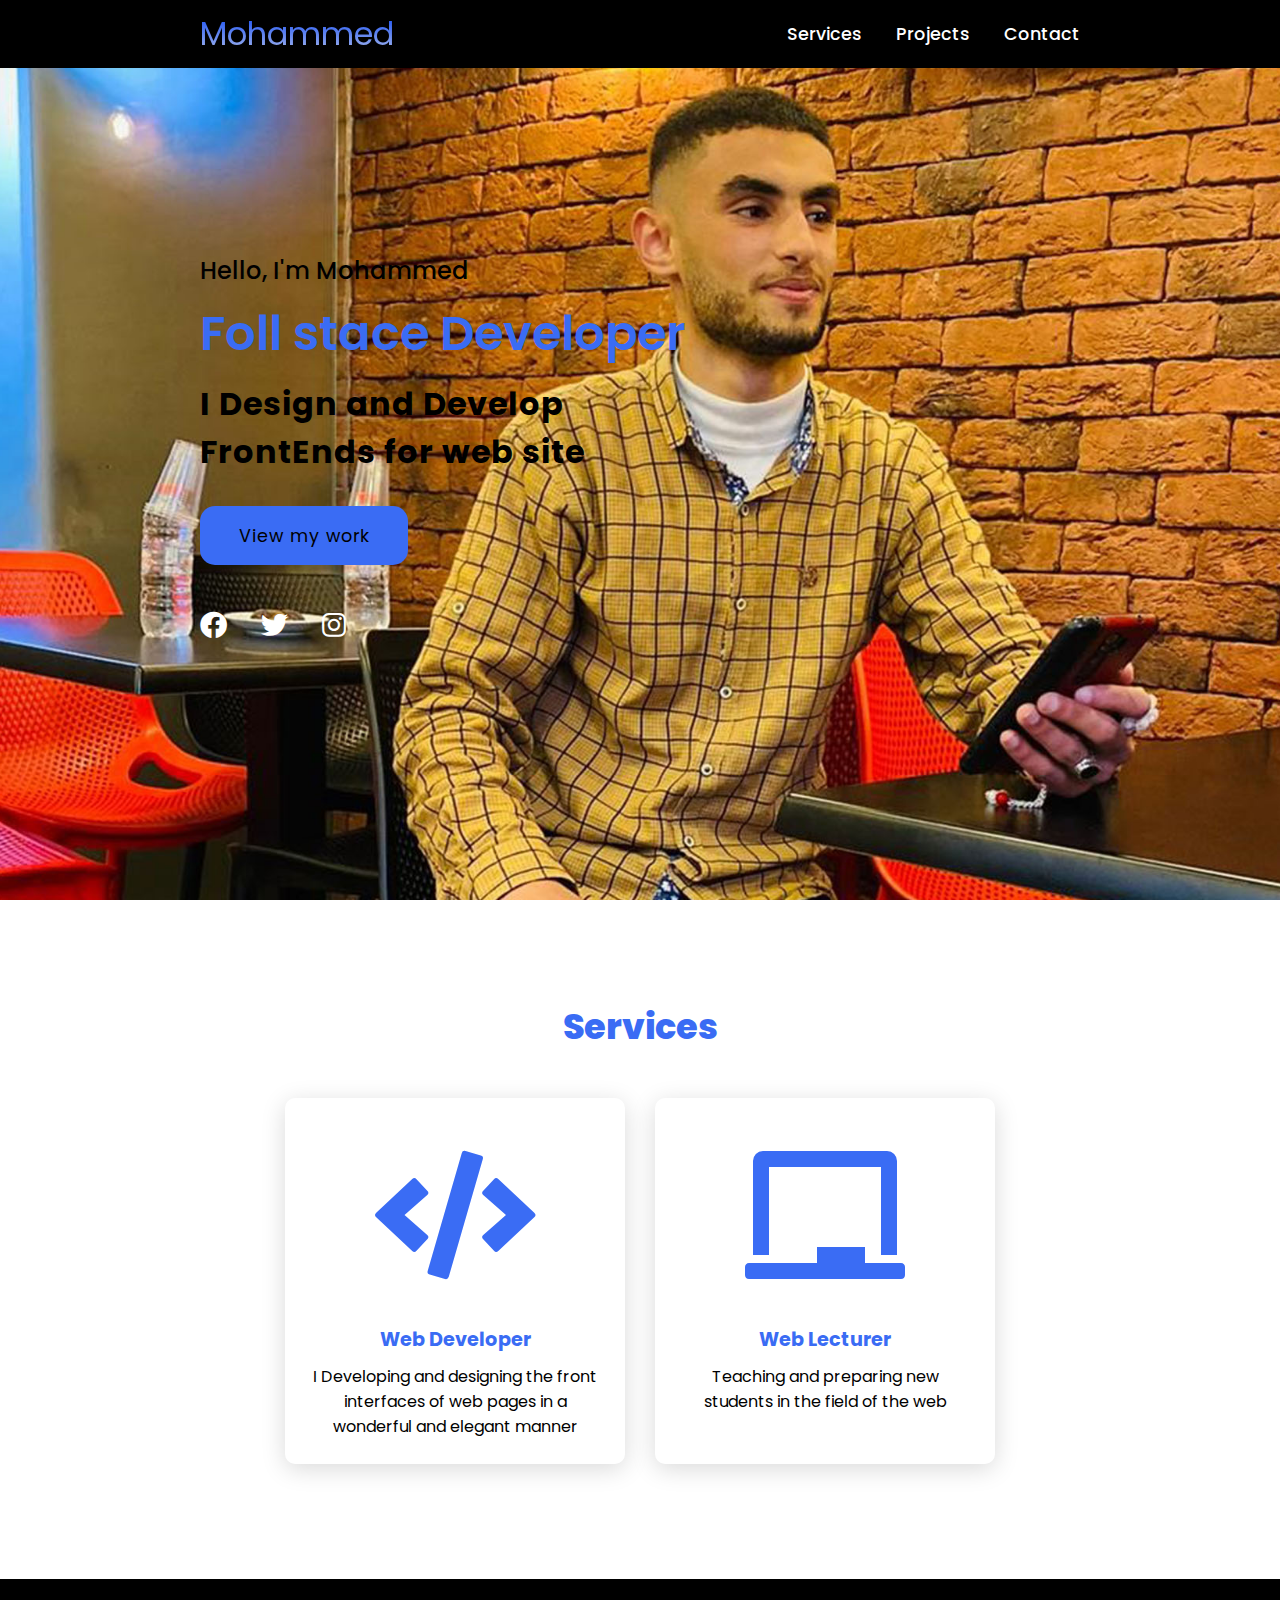
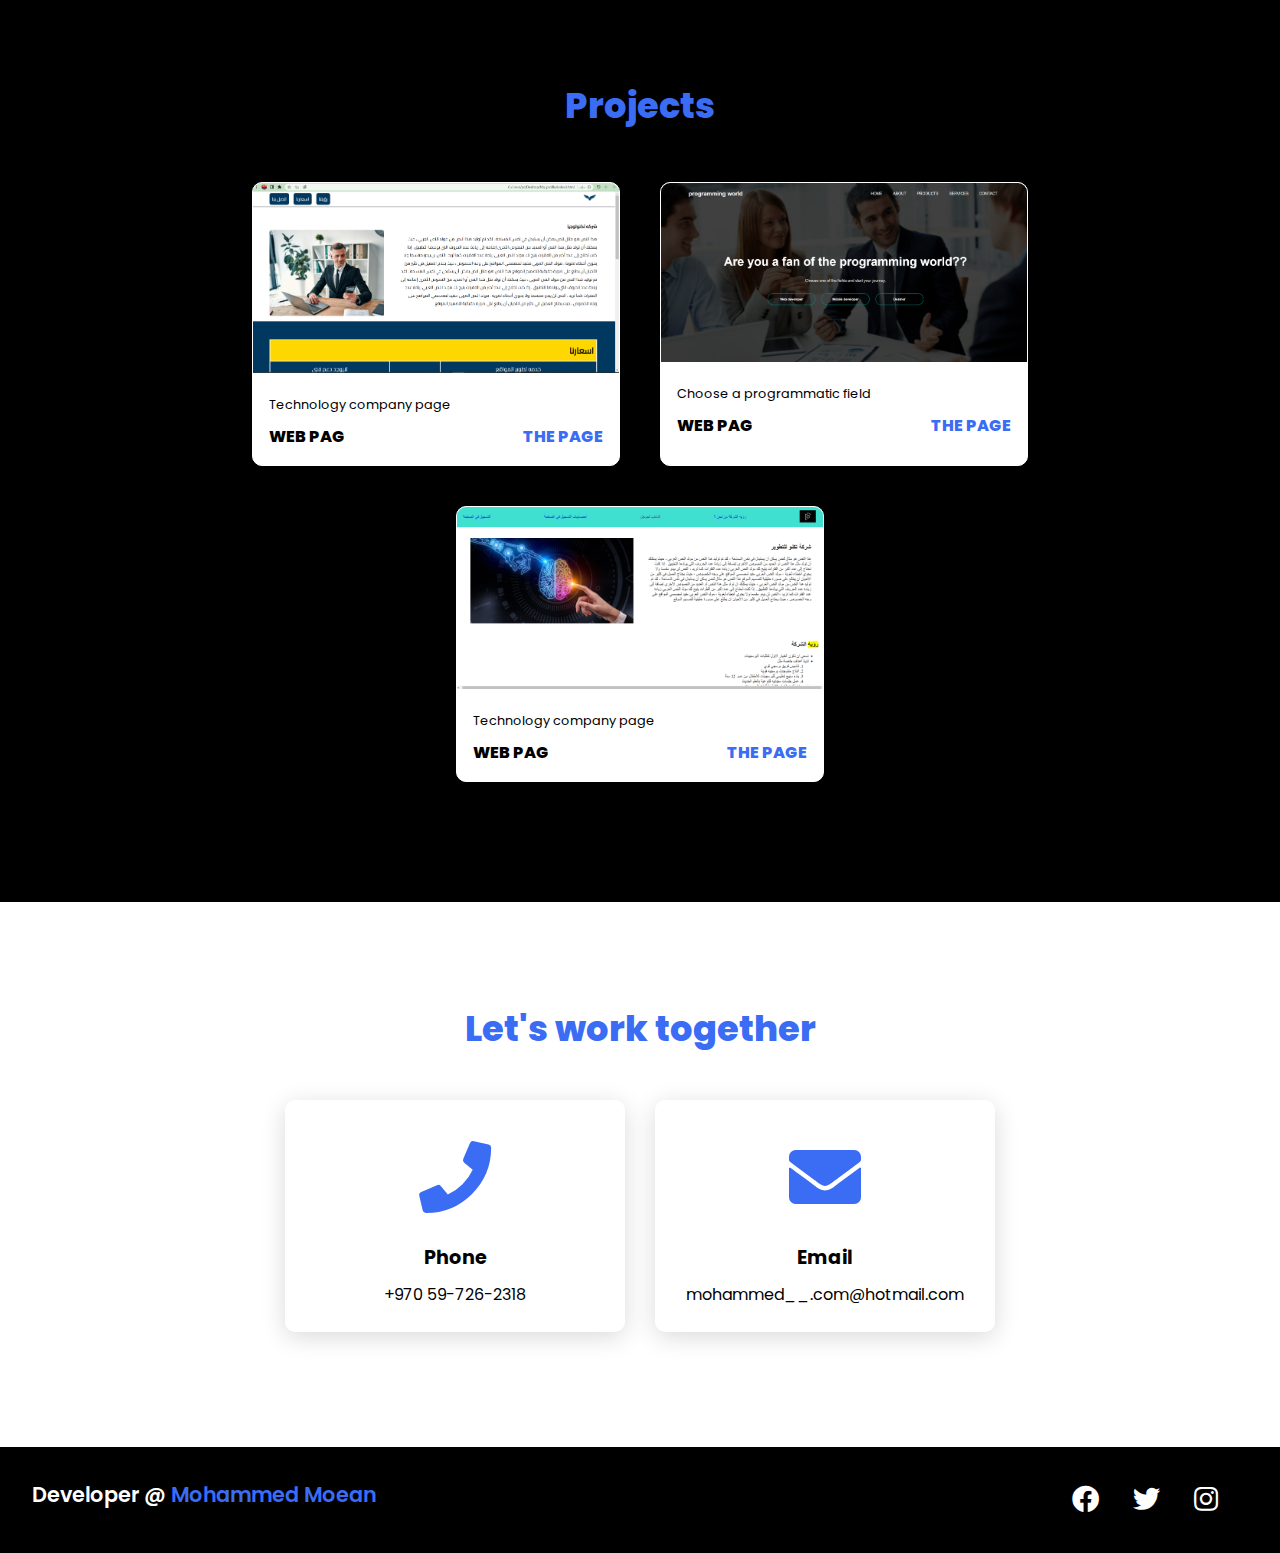
<file: index.html>
<!DOCTYPE html>
<html lang="en">

<head>
    <meta charset="UTF-8">
    <meta http-equiv="X-UA-Compatible" content="IE=edge">
    <meta name="viewport" content="width=device-width, initial-scale=1.0">
    <link rel="stylesheet" href="https://cdnjs.cloudflare.com/ajax/libs/font-awesome/5.15.4/css/all.min.css">
    <link rel="stylesheet" href="style.css">
    <title>Mohammed Moean</title>
</head>

<body>
    <script>
        function myFunction() {
          var x = document.getElementById("navhead");
          if (x.className === "navigation") {
            x.className += " responsive";
          } else {
            x.className = "navigation";
          }
        }
        </script>

    <header>
        <a href="#" class="logo">Mohammed</a>
        <nav class="navigation" id="navhead">
            <a href="#services">Services</a>
            <a href="#projects">Projects</a>
            <a href="#contact">Contact</a>
            <a href="javascript:void(0);" class="icon" onclick="myFunction()">
            <i class="fa fa-bars"></i>
            </a>
        </nav>
    </header>


    <section class="main">
        <div>
            <h2>Hello, I'm Mohammed<br><span>Foll stace Developer</span></h2>
            <h3>I Design and Develop<br> FrontEnds for web site</h3>
            <a href="#projects" class="main-btn">View my work</a>
            <div class="social-icons">
                <a href="#"><i class="fab fa-facebook"></i></a>
                <a href="#"><i class="fab fa-twitter"></i></a>
                <a href="#"><i class="fab fa-instagram"></i></a>

            </div>
        </div>
    </section>

    <section class="cards" id="services">
        <h2 class="title">Services</h2>
        <div class="content">
            <div class="card">
                <div class="icon">
                    <i class="fas fa-code"></i>
                </div>
                <div class="info">
                    <h3> Web Developer</h3>
                    <p>I Developing and designing the front interfaces of web pages in a wonderful and elegant manner
                    </p>
                </div>
            </div>
            <div class="card">
                <div class="icon">
                    <i class="fas fa-chalkboard"></i>
                </div>
                <div class="info">
                    <h3>Web Lecturer</h3>
                    <p>Teaching and preparing new students in the field of the web</p>
                </div>
            </div>
        </div>
    </section>
    <section class="Projects" id="projects">
        <h2 class="title">Projects</h2>
        <div class="content">
            <div class="Projects-card">
                <div class="Projects-imge">
                    <img src="img/Screenshot (86).png">
                </div>
                <div class="Projects-info">
                    <p class="Projects-category">Technology company page </p>
                    <strong class="Projects-title">
                        <span> Web Pag </span>
                        <a href="index3.html" target="_blank" class="The-Page">The Page</a>
                    </strong>
                </div>
            </div>
            <div class="Projects-card">
                <div class="Projects-imge">
                    <img src="img/Screenshot (87).png">
                </div>
                <div class="Projects-info">
                    <p class="Projects-category">Choose a programmatic field </p>
                    <strong class="Projects-title">
                        <span> Web Pag </span>
                        <a href="index2.html" target="_blank" class="The-Page">The Page</a>
                    </strong>
                </div>
            </div>
            <div class="Projects-card">
                <div class="Projects-imge">
                    <img src="img/Screenshot (88).png">
                </div>
                <div class="Projects-info">
                    <p class="Projects-category">Technology company page </p>
                    <strong class="Projects-title">
                        <span> Web Pag </span>
                        <a href="index4.html" target="_blank" class="The-Page">The Page</a>
                    </strong>
                </div>
            </div>
        </div>
    </section>
    <section class="cards contact" id="contact">
        <h2 class="title">Let's work together</h2>
        <div class="content">
            <div class="card">
                <div class="icon">
                    <i class="fas fa-phone"></i>
                </div>
                <div class="info">
                    <h3>Phone</h3>
                    <p>+970 59-726-2318</p>
                </div>
            </div>
            <div class="card">
                <div class="icon">
                    <i class="fas fa-envelope"></i>
                </div>
                <div class="info">
                    <h3>Email</h3>
                    <p>mohammed__.com@hotmail.com</p>
                </div>
            </div>
        </div>
    </section>
    <footer class="footer">
        <p class="footer-title">Developer @ <span>Mohammed Moean</span></p>
        <div class="social-icons">
            <a href="#"><i class="fab fa-facebook"></i></a>
            <a href="#"><i class="fab fa-twitter"></i></a>
            <a href="#"><i class="fab fa-instagram"></i></a>

        </div>
    </footer>



</body>

</html>
</file>
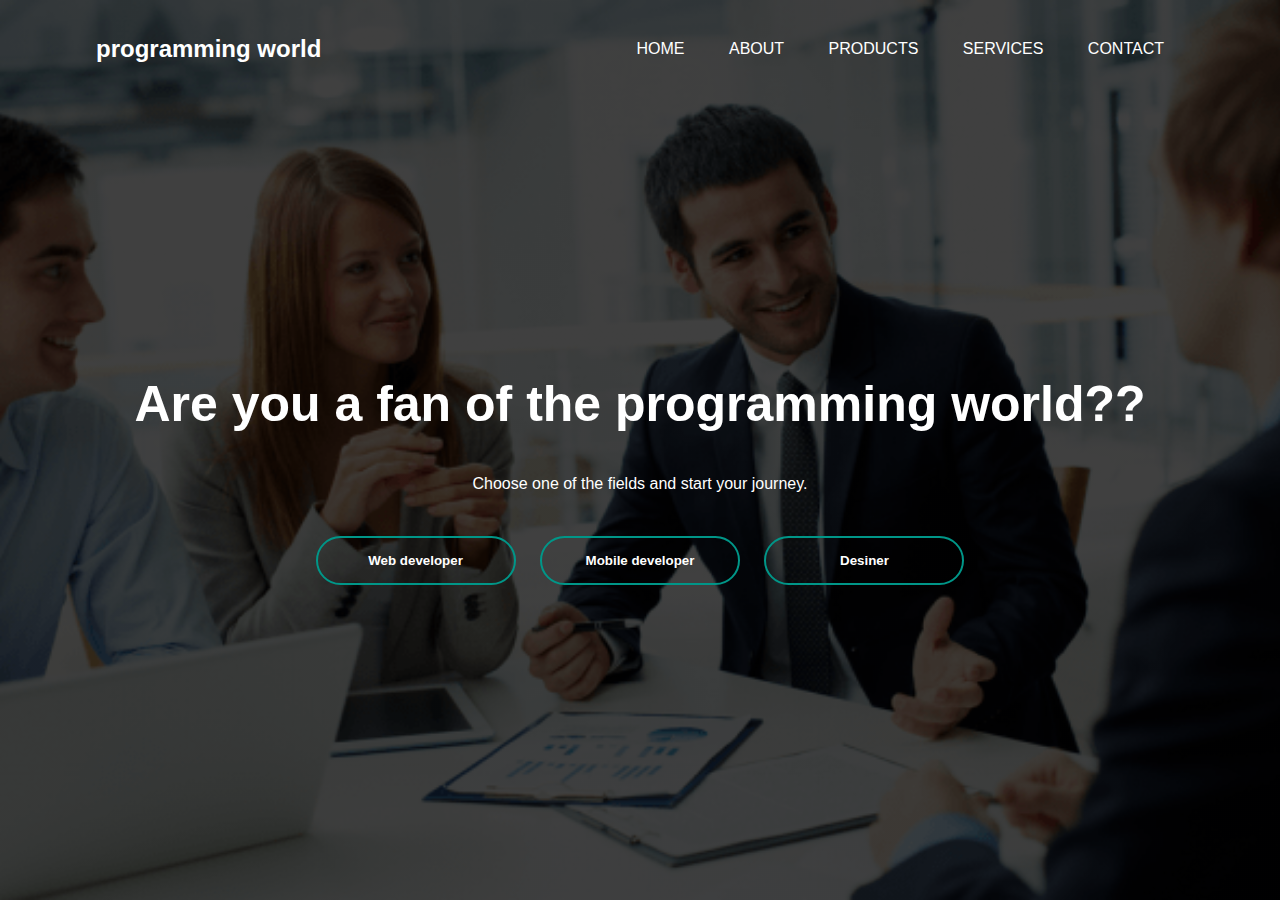
<file: index2.html>
<!DOCTYPE html>
<html lang="en">

<head>
    <meta charset="UTF-8">
    <meta http-equiv="X-UA-Compatible" content="IE=edge">
    <meta name="viewport" content="width=device-width, initial-scale=1.0">
    <title>programming world</title>
    <link rel="stylesheet" href="style2.css">
</head>

<body>
    <div class="banner">
        <div class="navbar">
            <h2>programming world</h2>
            <ul>
                <li><a href="#">Home</a></li>
                <li><a href="#">About</a></li>
                <li><a href="#">Products</a></li>
                <li><a href="#">Services</a></li>
                <li><a href="#">Contact</a></li>
            </ul>
        </div>
        
        <div class="content">
            <h1>Are you a fan of the programming world??</h1>
            <br>
            <p>Choose one of the fields and start your journey.</p>
            <div>
                <button type="button"><span></span>Web developer</button>
                <button type="button"><span></span>Mobile developer</button>
                <button type="button"><span></span> Desiner</button>
            </div>
        </div>

    </div>

</body>

</html>
</file>
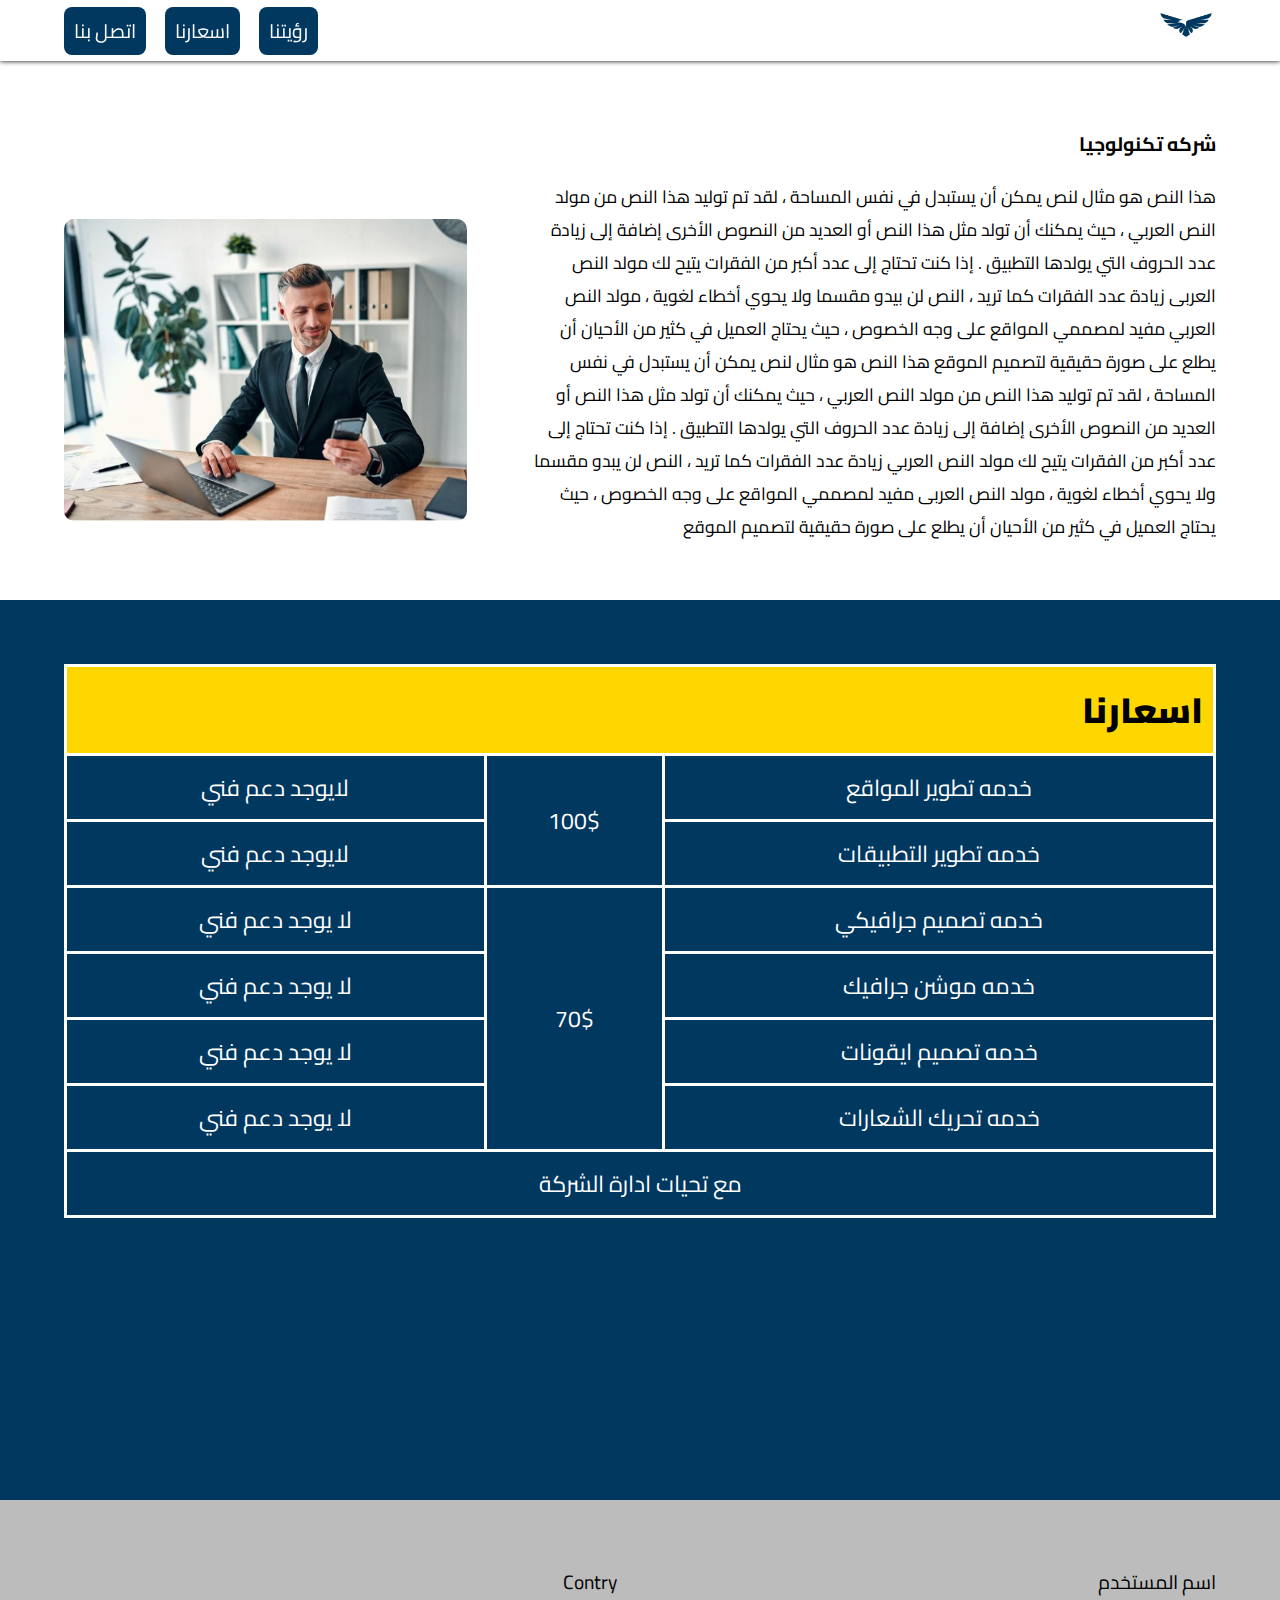
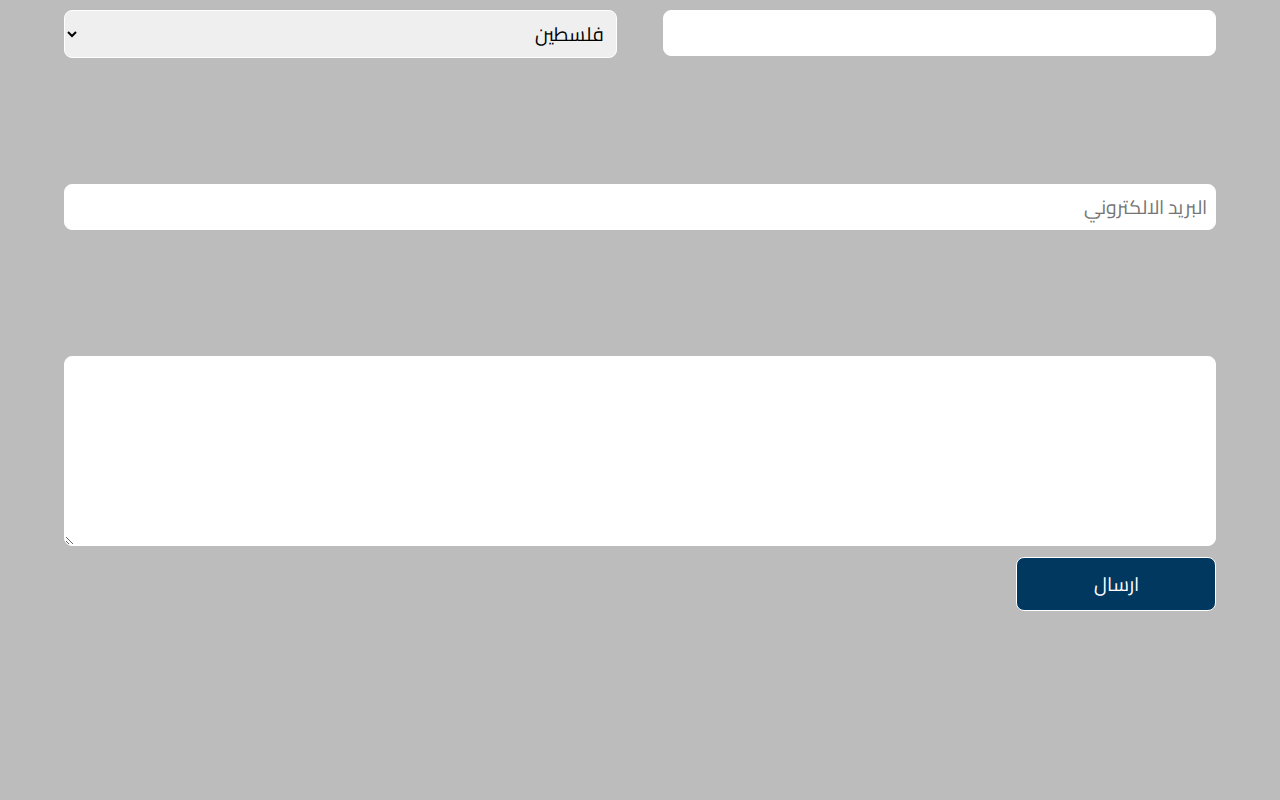
<file: index3.html>
<!DOCTYPE html>
<html lang="ar" dir="rtl">

<head>
  <meta charset="UTF-8">
  <meta http-equiv="X-UA-Compatible" content="IE=edge">
  <meta name="viewport" content="width=device-width, initial-scale=1.0">
  <title>Technology company</title>

  <style>
    @import url('https://fonts.googleapis.com/css2?family=Cairo:wght@300;400;500&display=swap');

    * {
      font-family: 'Cairo', sans-serif;
      font-size: 1.1rem;
      box-sizing: border-box;
    }

    body {
      margin: 0;
      padding: 0;
    }

    h1 {
      color: #01385F;
      font-size: 2rem;
    }

    nav {
      display: flex;
      align-items: center;
      justify-content: space-between;
      padding: 0 5%;
      position: fixed;
      right: 0;
      top: 0;
      background-color: #FFF;
      width: 100%;
      box-shadow: 0 0 5px rgb(0, 0, 0);
      z-index: 99;
    }

    nav>div:nth-child(2) a {
      background-color: #01385F;
      color: #FFF;
      padding: 6px 10px;
      border-radius: 8px;
      margin-right: 15px;
      text-decoration: none;
    }

    nav+div {
      margin-top: 110px;
      margin-bottom: 40px;
      display: flex;
      align-items: center;
      justify-content: space-between;
      padding: 0 5%;
    }

    nav+div>div:nth-child(1) {
      flex: 0 0 60%;
    }

    nav+div>div:nth-child(2) {
      flex: 0 0 35%;
    }

    nav+div p {
      font-size: 1rem;
    }

    nav+div img {
      width: 100%;
      height: 100%;
      object-fit: cover;
      position: relative;
      top: 40px;
      border-radius: 10px;
    }

    nav+div+div {
      height: 100vh;
      background-color: #01385F;
      padding: 5%;
    }

    table {
      width: 100%;
      text-align: center;
      border-collapse: collapse;
    }

    table td {
      border: 3px solid #FFF;
      padding: 10px;
      font-size: 1.3rem;
      color: #FFF;
    }

    table>thead>tr:first-child {
      background-color: gold;
    }

    table>thead>tr:first-child td {
      text-align: right;
      color: #000;
      font-weight: 900;
      font-size: 2rem;
    }

    nav+div+div+form {
      height: 100vh;
      background-color: #bcbcbc;
      padding: 5%;
      display: flex;
      flex-wrap: wrap;
      justify-content: space-between;
    }

    nav+div+div+form>div {
      flex: 0 0 100%;
    }

    nav+div+div+form>div:nth-child(1),
    nav+div+div+form>div:nth-child(2) {
      flex: 0 0 48%;
    }

    nav+div+div+form label {
      display: inline-block;
      margin-bottom: 10px;
    }

    nav+div+div+form input,
    nav+div+div+form textarea,
    nav+div+div+form select {
      width: 100%;
      border: 1px solid #fff;
      padding: 4px 8px;
      border-radius: 8px;
    }

    nav+div+div+form button {
      background-color: #01385F;
      color: #FFF;
      border: 1px solid #FFF;
      width: 200px;
      padding: 8px;
      border-radius: 8px;
    }
  </style>

</head>

<body>
  <nav>
    <div>
      <a href="">
        <img src="img/logo.jpg" alt="" height="50" width="60">
      </a>
    </div>
    <div>
      <a href="">رؤيتنا</a>
      <a href="">اسعارنا</a>
      <a href="">اتصل بنا</a>
    </div>
  </nav>

  <div>
    <div>
      <h2>شركه تكنولوجيا</h2>

      <p>
        هذا النص هو مثال
        لنص يمكن أن يستبدل في نفس المساحة ، لقد تم توليد هذا النص من مولد النص العربي ، حيث يمكنك أن تولد مثل هذا
        النص أو العديد من النصوص الأخرى إضافة إلى زيادة عدد الحروف التي يولدها التطبيق . إذا كنت تحتاج إلى عدد أكبر
        من الفقرات يتيح لك مولد النص العربى زيادة عدد الفقرات كما تريد ، النص لن بيدو مقسما ولا يحوي أخطاء لغوية ،
        مولد النص العربي مفيد لمصممي المواقع على وجه الخصوص ، حيث يحتاج العميل في كثير من الأحيان أن يطلع على صورة
        حقيقية لتصميم الموقع هذا النص هو مثال لنص يمكن أن يستبدل في نفس المساحة ، لقد تم توليد هذا النص من مولد النص
        العربي ،
        حيث يمكنك أن تولد مثل هذا النص أو العديد من النصوص الأخرى إضافة إلى زيادة عدد الحروف التي يولدها التطبيق .
        إذا كنت تحتاج إلى عدد أكبر من الفقرات يتيح لك مولد النص العربي زيادة عدد الفقرات كما تريد ،
        النص لن يبدو مقسما ولا يحوي أخطاء لغوية ، مولد النص العربى مفيد لمصممي المواقع على وجه الخصوص ،
        حيث يحتاج العميل في كثير من الأحيان أن يطلع على صورة حقيقية لتصميم الموقع
      </p>
    </div>
    <div>
      <img src="img/main.jpg" alt="">
    </div>
  </div>
  <div>
    <table>
      <thead>
        <tr>
          <td colspan="5">اسعارنا</td>
        </tr>
      </thead>
      <tbody>
        <tr>
          <td colspan="2">خدمه تطوير المواقع</td>
          <td rowspan="2">100$</td>
          <td colspan="2">لايوجد دعم فني</td>

        </tr>
        <tr>
          <td colspan="2">
            خدمه تطوير التطبيقات
          </td>
          <td colspan="2">
            لايوجد دعم فني
          </td>
        </tr>
        <tr>
          <td colspan="2">
            خدمه تصميم جرافيكي
          </td>
          <td rowspan="4">70$</td>
          <td colspan="2">لا يوجد دعم فني</td>
        </tr>
        <tr>
          <td colspan="2">
            خدمه موشن جرافيك
          </td>
          <td>لا يوجد دعم فني </td>
        </tr>
        <tr>
          <td colspan="2">
            خدمه تصميم ايقونات
          </td>
          <td>لا يوجد دعم فني </td>
        </tr>
        <tr>
          <td colspan="2">
            خدمه تحريك الشعارات
          </td>
          <td>لا يوجد دعم فني </td>
        </tr>
      </tbody>
      <tfoot>
        <tr>
          <td colspan="5">
            مع تحيات ادارة الشركة

          </td>
        </tr>
      </tfoot>
    </table>
  </div>

  <form>
    <div>
      <label for="Fname">اسم المستخدم</label>
      <input type="text"  name="Fname" id="Fname">
    </div>
    <div>
      <label for="contry">Contry</label>
      <select name="" id="contry">
        <option value="palestine"> فلسطين</option>
        <option value="egept">مصر</option>
      </select>
    </div>
    <div>
      
      <input type="email"  placeholder="البريد الالكتروني ">
    </div>
    <div>
      <textarea name="" id="" cols="30" rows="5"></textarea>
      <button type="submit">ارسال</button>
    </div>
  </form>

  
</body>

</html>
</file>
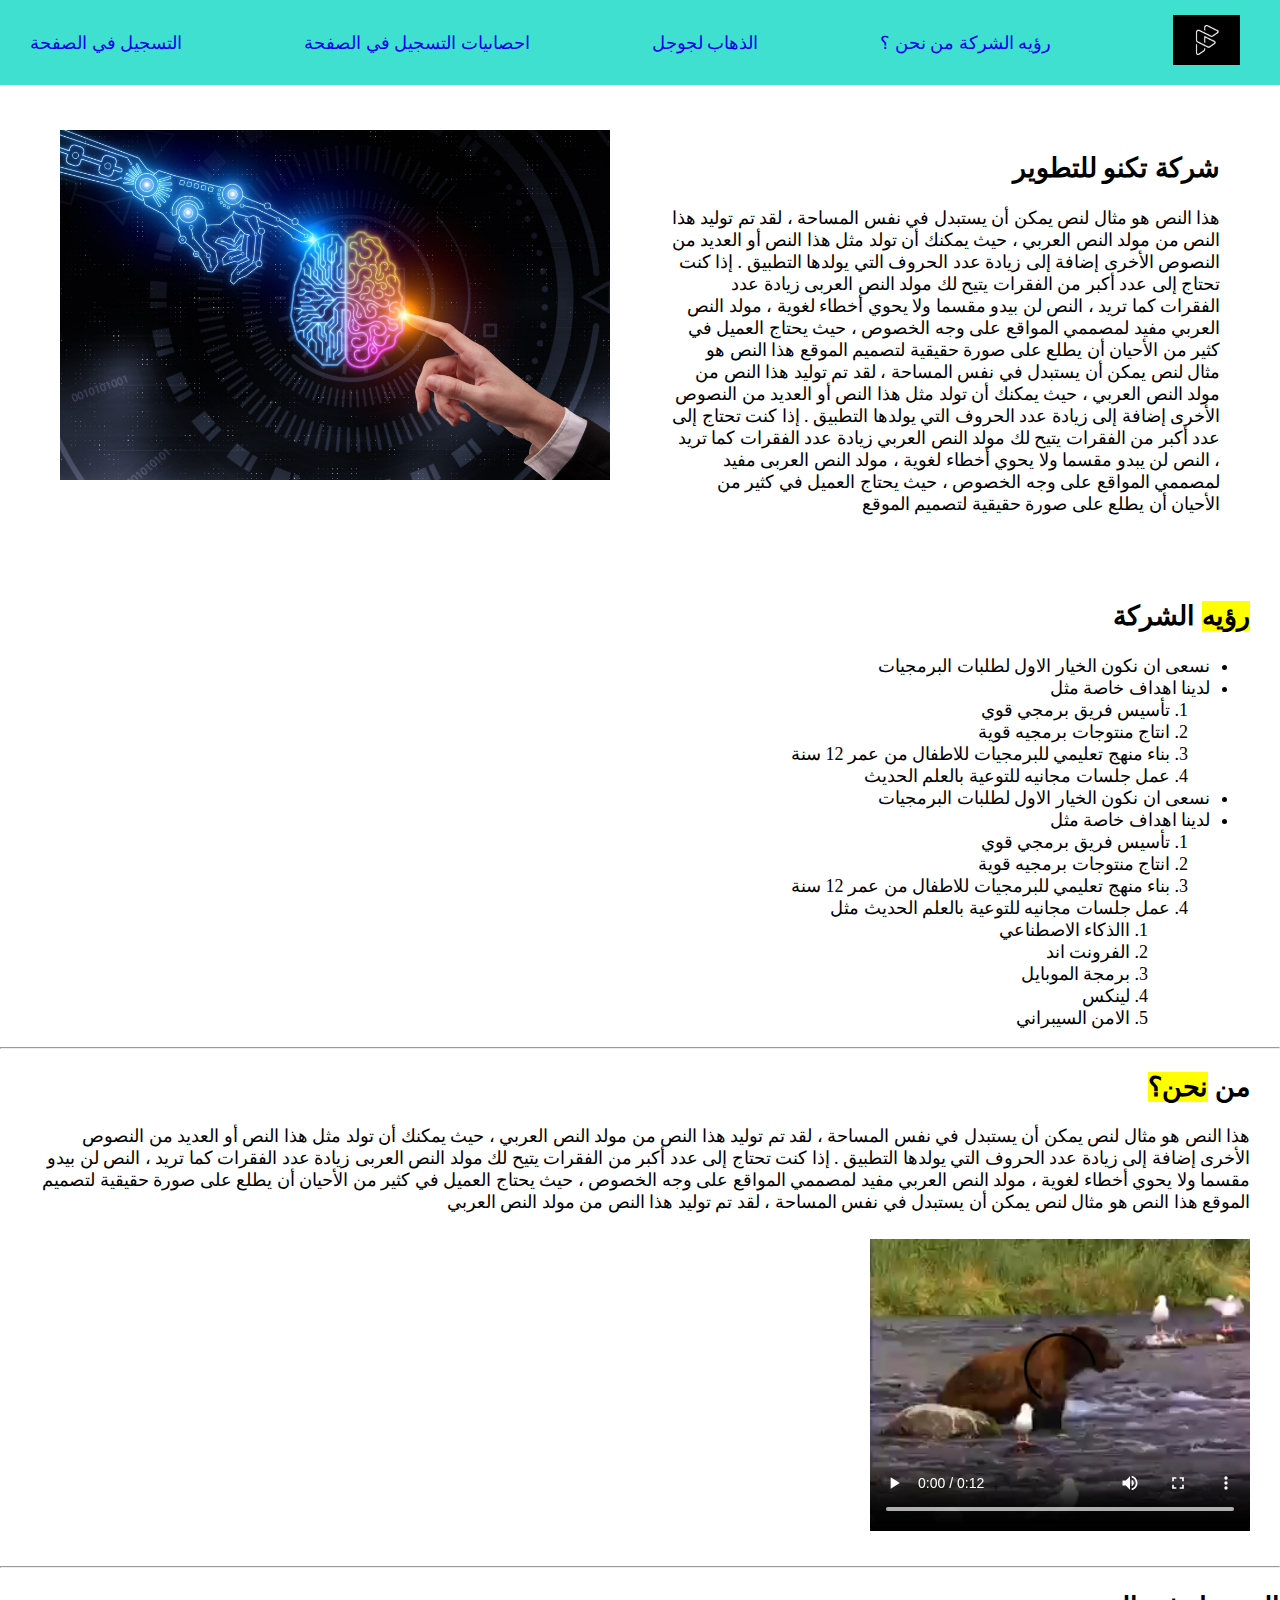
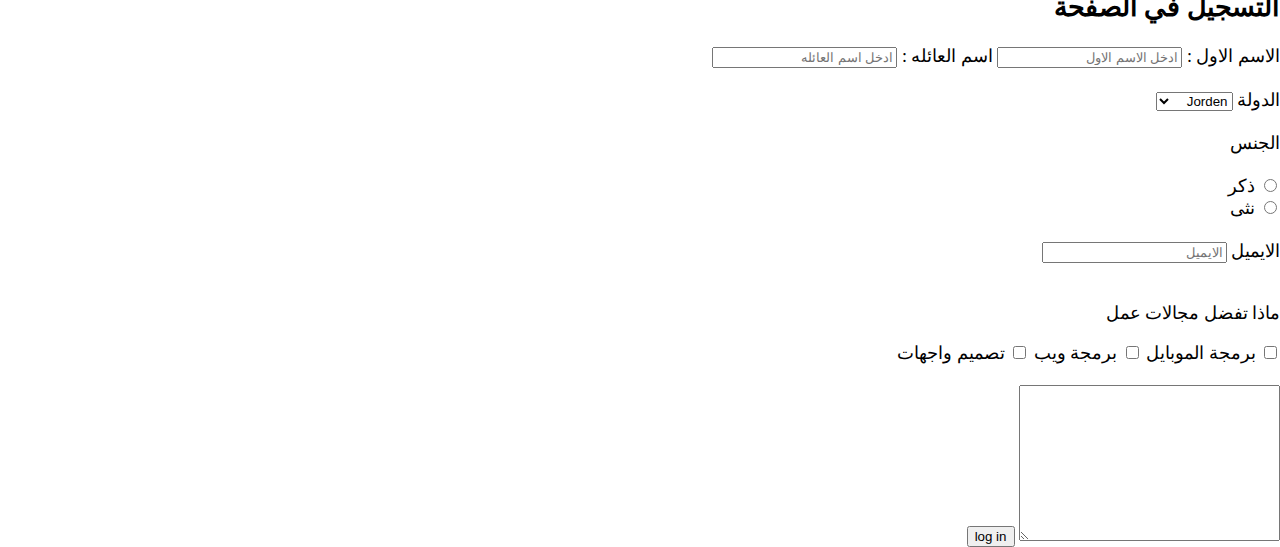
<file: index4.html>
<!DOCTYPE html>
<html lang="ar" dir="rtl">

<head>
  <meta charset="UTF-8">
  <meta http-equiv="X-UA-Compatible" content="IE=edge">
  <meta name="viewport" content="width=device-width, initial-scale=1.0">
  <title>Documents</title>

  <style>
    :root {
      font-size: 18px;
    }

    * {
      box-sizing: border-box;
    }

    body {
      margin: 0;
      padding: 0;
    }

    nav {
      display: flex;
      align-items: center;
      justify-content: space-between;
      background-color: turquoise;
      padding: 15px 30px;
    }

    nav a {
      margin-right: 10px;
      text-decoration: none;
    }

    body>div:nth-child(2) {
      display: flex;
      padding: 15px 30px;
    }

    body>div:nth-child(2)>div {
      flex: 0 0 50%;
      padding: 30px;
    }

    body>div:nth-child(2)>div img {
      width: 100%;
      object-fit: cover;
      height: 350px;
    }

    body>div:nth-child(3),
    body>div:nth-child(4),
    body>div:nth-child(5) {
      padding: 0 30px;
    }
  </style>

</head>

<body>
  <nav>
    <div>
      <a href="#home">
        <img src="img/index4.webp" alt="" height="50">
      </a>
    </div>
    <div>
      <a href="#navbar">رؤيه الشركة من نحن ؟</a>
    </div>
    <div>
      <a href="https://www.google.com " target="-blank">الذهاب لجوجل</a>
    </div>
    <div>
      <a href="#statistic">احصاىيات التسجيل في الصفحة </a>
    </div>
    <div>
      <a href="#sign_up">التسجيل في الصفحة </a>
    </div>
  </nav>
  <div id="home">
    <div>
      <h2>شركة تكنو للتطوير</h2>
      <p>
        هذا النص هو مثال لنص يمكن أن يستبدل في نفس المساحة ، لقد تم توليد هذا النص من مولد النص العربي ،
        حيث يمكنك أن تولد مثل هذا النص أو العديد من النصوص الأخرى إضافة إلى زيادة عدد الحروف التي يولدها التطبيق .
        إذا كنت تحتاج إلى عدد أكبر من الفقرات يتيح لك مولد النص العربى زيادة عدد الفقرات كما تريد ،
        النص لن بيدو مقسما ولا يحوي أخطاء لغوية ، مولد النص العربي مفيد لمصممي المواقع على وجه الخصوص ،
        حيث يحتاج العميل في كثير من الأحيان أن يطلع على صورة حقيقية لتصميم الموقع هذا النص هو مثال لنص يمكن أن يستبدل في
        نفس المساحة ، لقد تم توليد هذا النص من مولد النص العربي ،
        حيث يمكنك أن تولد مثل هذا النص أو العديد من النصوص الأخرى إضافة إلى زيادة عدد الحروف التي يولدها التطبيق .
        إذا كنت تحتاج إلى عدد أكبر من الفقرات يتيح لك مولد النص العربي زيادة عدد الفقرات كما تريد ،
        النص لن يبدو مقسما ولا يحوي أخطاء لغوية ، مولد النص العربى مفيد لمصممي المواقع على وجه الخصوص ،
        حيث يحتاج العميل في كثير من الأحيان أن يطلع على صورة حقيقية لتصميم الموقع

      </p>
    </div>
    <div>
      <img src="img/index4.jpg" alt="" height="250" width="500">
    </div>
  </div>



  <div id="navbar">
    <h2><mark> رؤيه</mark> الشركة </h2>
    <ul>
      <li>نسعى ان نكون الخيار الاول لطلبات البرمجيات </li>
      <li>
        لدينا اهداف خاصة مثل
        <ol>
          <li>
            تأسيس فريق برمجي قوي
          </li>
          <li>
            انتاج منتوجات برمجيه قوية
          </li>
          <li>
            بناء منهج تعليمي للبرمجيات للاطفال من عمر 12 سنة
          </li>
          <li>
            عمل جلسات مجانيه للتوعية بالعلم الحديث
          </li>
        </ol>
      </li>
      <li>
        نسعى ان نكون الخيار الاول لطلبات البرمجيات
      </li>
      <li>
        لدينا اهداف خاصة مثل
      </li>
      <ol>
        <li>
          تأسيس فريق برمجي قوي
        </li>
        <li>
          انتاج منتوجات برمجيه قوية
        </li>
        <li>
          بناء منهج تعليمي للبرمجيات للاطفال من عمر 12 سنة
        </li>
        <li>
          عمل جلسات مجانيه للتوعية بالعلم الحديث مثل

        </li>
        <ol>
          <li>
            االذكاء الاصطناعي
          </li>
          <li>
            الفرونت اند
          </li>
          <li>
            برمجة الموبايل
          </li>
          <li>
            لينكس
          </li>
          <li>
            الامن السيبراني
          </li>
        </ol>
      </ol>
    </ul>
  </div>
  <hr>
  <div>
    <div>
      <h2>من <mark>نحن؟</mark></h2>
      <p>
        هذا النص هو مثال لنص يمكن أن يستبدل في نفس المساحة ،
        لقد تم توليد هذا النص من مولد النص العربي ،
        حيث يمكنك أن تولد مثل هذا النص أو العديد من النصوص الأخرى إضافة إلى زيادة عدد الحروف التي يولدها التطبيق .
        إذا كنت تحتاج إلى عدد أكبر من الفقرات يتيح لك مولد النص العربى زيادة عدد الفقرات كما تريد ، النص لن بيدو مقسما
        ولا يحوي أخطاء لغوية ،
        مولد النص العربي مفيد لمصممي المواقع على وجه الخصوص ، حيث يحتاج العميل في كثير من الأحيان أن يطلع على صورة
        حقيقية لتصميم الموقع هذا النص هو مثال لنص يمكن أن يستبدل في نفس المساحة
        ، لقد تم توليد هذا النص من مولد النص العربي
      </p>
    </div>
    <div>
      <video width="380" height="300" controls>
        <source src="img/index4.mp4" type="video/mp4">
        <source src="img/index4.ogg" type="video/ogg">
        Your browser does not support the video tag.
      </video><br><br>
    </div>
  </div>
  <hr>
  <div id="sign_up">
    <h2>التسجيل في الصفحة</h2>
    <form>
      <label for="fname">الاسم الاول :</label>
      <input type="text" id="fname" placeholder="ادخل الاسم الاول">
      <label for="lname">اسم العائله :</label>
      <input type="text" id="lname" placeholder="ادخل اسم العائله"><br><br>
      <label for="contre">الدولة</label>
      <select id="contre">
        <option value="Jorden">Jorden</option>
        <option value="Egypt">Egypt</option>
        <option value="Palestine">Palestine</option>
      </select><br><br>
      <label for="gender">الجنس</label><br><br>
      <input type="radio" id="html" name="fav_language" value="ذكر">
        <label for="html">ذكر</label><br>
        <input type="radio" id="css" name="fav_language" value="انثى">
        <label for="css">نثى</label><br><br>
      <label for="emali">الايميل</label>
      <input type="email" id="emali" placeholder="الايميل"><br><br>
      <p>ماذا تفضل مجالات عمل </p>
      <input type="checkbox" id="choes">
      <label for="choes">برمجة الموبايل</label>
      <input type="checkbox" id="choes1">
      <label for="choes1">برمجة ويب</label>
      <input type="checkbox" id="choes2">
      <label for="choes2"> تصميم واجهات </label><br><br>
      <textarea name="" id="" cols="30" rows="10"></textarea>
      <button type="button">log in</button>
    </form>

  </div>
 
    

</body>

</html>
</file>
<file: style.css>
@import url('https://fonts.googleapis.com/css2?family=Poppins:ital,wght@0,100;0,200;0,300;0,400;0,500;0,600;0,700;0,800;0,900;1,100;1,200;1,300;1,400;1,500;1,600;1,700;1,800;1,900&display=swap');

:root {
    --color-main: #000;
}

* {
    font-family: 'Poppins', sans-serif;
    margin: 0;
    padding: 0;
    box-sizing: border-box;
    scroll-behavior: smooth;
}

header {
    background-color: var(--color-main);
    width: 100%;
    position: fixed;
    z-index: 999;
    display: flex;
    justify-content: space-between;
    align-items: center;
    padding: 10px 200px;

}

.logo {
    background-color: #fff;
    background-image: linear-gradient(to top, #bac6ea 0%, #0642f6 100%);
    background-size: 100%;
    -webkit-background-clip: text;
    -moz-background-clip: text;
    -webkit-text-fill-color: transparent;
    -moz-text-fill-color: transparent;
    display: flex;
    align-items: center;
    cursor: pointer;
    text-decoration: none;
    font-size: 2rem;
}

.navigation a {
    color: #fff;
    text-decoration: none;
    font-size: 1.1em;
    font-weight: 500;
    padding-left: 30px;
}

.navigation a:hover {
    color: #3a6cf4;
}

.navigation .icon {
    display: none;
}

section {
    padding: 100px 200px;
}

.main {
    width: 100%;
    min-height: 100vh;
    display: flex;
    align-items: center;
    background: url(img/ooo.jpg) no-repeat;
    background-size: cover;
    background-position: center;
}

.main h2 {
    color: var(--color-main);
    font-weight: 500;
}

.main h2 span {
    display: inline-block;
    margin-top: 10px;
    color: #3a6cf4;
    font-size: 2em;
    font-weight: 600;
}

.main h3 {
    color: var(--color-main);
    font-size: 2em;
    font-weight: 700;
    letter-spacing: 1px;
    margin-top: 10px;
    margin-bottom: 30px;

}

.main-btn {
    text-decoration: none;
    color: var(--color-main);
    background-color: #3a6cf4;
    font-size: 1.1em;
    display: inline-block;
    padding: 0.9375em 2.1875em;
    letter-spacing: 1px;
    border-radius: 15px;
    margin-bottom: 40px;
    transition: 0.7s ease;

}

.main-btn:hover {
    background-color: #0a49f6;
    transform: scale(1.1);
}

.social-icons a {
    color: #fff;
    font-size: 1.7em;
    padding-right: 30px;

}

.title {
    display: flex;
    justify-content: center;
    color: #3a6cf4;
    font-size: 2.2em;
    font-weight: 800;
    margin-bottom: 30px;
}

.content {
    display: flex;
    justify-content: center;
    flex-direction: row;
    flex-wrap: wrap;
}

.card {
    background-color: #fff;
    width: 21.25em;
    box-shadow: 0 5px 25px rgba(1 1 1 / 15%);
    border-radius: 10px;
    padding: 25px;
    margin: 15px;
    transition: 0.7s ease;
}

.card:hover {
    transform: scale(1.1);
}

.card .icon {
    color: #3a6cf4;
    font-size: 8em;
    text-align: center;
}

.info {
    text-align: center;
}

.info h3 {
    color: #3a6cf4;
    font-size: 1.2em;
    font-weight: 700;
    margin: 10px;
}

.projects {
    background-color: var(--color-main);
}

.projects .content {
    margin-top: 30px;
}

.project-card {
    background-color: #fff;
    border: 1px solid #fff;
    min-height: 14em;
    width: 23em;
    overflow: hidden;
    border-radius: 10px;
    margin: 20px;
    transition: 0.7s ease;
}

.Projects {
    background-color: var(--color-main);

}

.Projects.content {
    margin-top: 30px;

}

.Projects-card {
    background-color: #fff;
    border: 1px solid #fff;
    min-height: 14em;
    width: 23em;
    overflow: hidden;
    border-radius: 10px;
    margin: 20px;
    transition: 0.7s ease;

}

.Projects-card:hover {
    transform: scale(1.1);

}

.Projects-card:hover .projects-imge {
    opacity: 0.9;


}

.Projects-imge img {
    width: 100%;

}

.Projects-info {
    padding: 1em;
}

.Projects-category {
    font-size: 0.8em;
    color: var(--color-main);

}

.Projects-title {
    display: flex;
    justify-content: space-between;
    text-transform: uppercase;
    font-weight: 800;
    margin-top: 10px;

}

.The-Page {
    text-decoration: none;
    color: #3a6cf4;
}

.The-Page:hover {
    color: #601cfc;
}

.contact .icon {
    font-size: 4.5em;
}

.contact .info h3 {
    color: var(--color-main);
}

.contact .info p {
    font-size: 1em;
}

.footer {
    background-color: var(--color-main);
    color: #fff;
    padding: 2em;
    display: flex;
    justify-content: space-between;
}

.footer-title {
    font-size: 1.3em;
    font-weight: 600;

}

.footer-title span {
    color: #3a6cf4;

}

@media (max-width:1023px) {
    header {
        padding: 12px 20px;
    }

    .navigation a {
        padding-left: 10px;
    }

    .title {
        font-size: 1.8em;
    }

    section {
        padding: 80px 20px;
    }

    .main-content h2 {
        font-size: 1em;
    }

    .main-content h3 {
        font-size: 1.6em;
    }

    .content {
        flex-direction: column;
        align-items: center;
    }

}

@media (max-width:641px) {
    body {
        font-size: 12px;
    }

    .main-content h2 {
        font-size: 0.8em;
    }

    .main-content h3 {
        font-size: 1.4em;
    }
}

@media (max-width:300px) {
    body {
        font-size: 10px;

    }
}

@media screen and (max-width: 600px) {
    .navigation a :not(:focus) {display: none;}
    .navigation a.icon {
      float: right;
      display: block;
    }
  }
  
  @media screen and (max-width: 600px) {
    .navigation {position: relative;}
    .navigation a {
        position: fixed;
       top: 20px;
       left: 0;
       width: 100%;
       z-index: 9;
    }
    .navigation .icon {
      position: relative;
      right: 0;
      top: 0;
    }
    .navigation.responsive a {
      float: none;
      display: block;
      text-align: left;
    }

}
</file>
<file: style2.css>
*{
    margin: 0;
    padding: 0;
    font-family:  sans-serif;
}
.banner {
    width: 100%;
    height: 100vh;
    background-image: linear-gradient(rgba(0, 0, 0, 0.75),rgba(0, 0, 0, 0.75)),url(img/style2.png);
    background-size:cover;
    background-position: center;
}
.navbar {
    width: 85%;
    margin: auto;
    padding: 35px 0;
    display: flex;
    align-items: center;
    justify-content: space-between;

}
.navbar h2 {
    color: #fff;

}

.navbar ul li {
    list-style: none;
    display: inline-block;
    margin: 0 20px;
    position: relative;
}

.navbar ul li a {
    text-decoration: none;
    color: #fff;
    text-transform: uppercase; 

}

.navbar ul li::after {
    content: '';
    height: 3px;
    width: 0;
    background: #009688;
    position: absolute;
    left: 0;
    bottom: -10px;
    transition: 0.5s;
}

.navbar ul li:hover::after {
    width: 100%;
}

.content {
    width: 100%;
    position: absolute;
    top: 50%;
    transform: translateY(-50%);
    text-align: center;
    color: #fff;
}

.content h1 {
    font-size: 50px;
    margin-top: 80px;
}

.content p {
    margin: 20px auto;
    font-weight: 100;
    line-height: 25px;
}

button {
    width: 200px;
    padding: 15px 0;
    text-align: center;
    margin: 20px 10px;
    border-radius: 25px;
    font-weight: bold;
    border: 2px solid #009688;
    background: transparent;
    color: #fff;
    cursor: pointer;
    position: relative;
    overflow: hidden;
}

span {
    background: #009688;
    height: 100%;
    width: 0;
    border-radius: 25px;
    position: absolute;
    left: 0;
    bottom: 0;
    z-index: -1;
    transition: 0.5s;
}

button:hover span {
    width: 100%;
}

button:hover {
    border: none;
}
</file>
